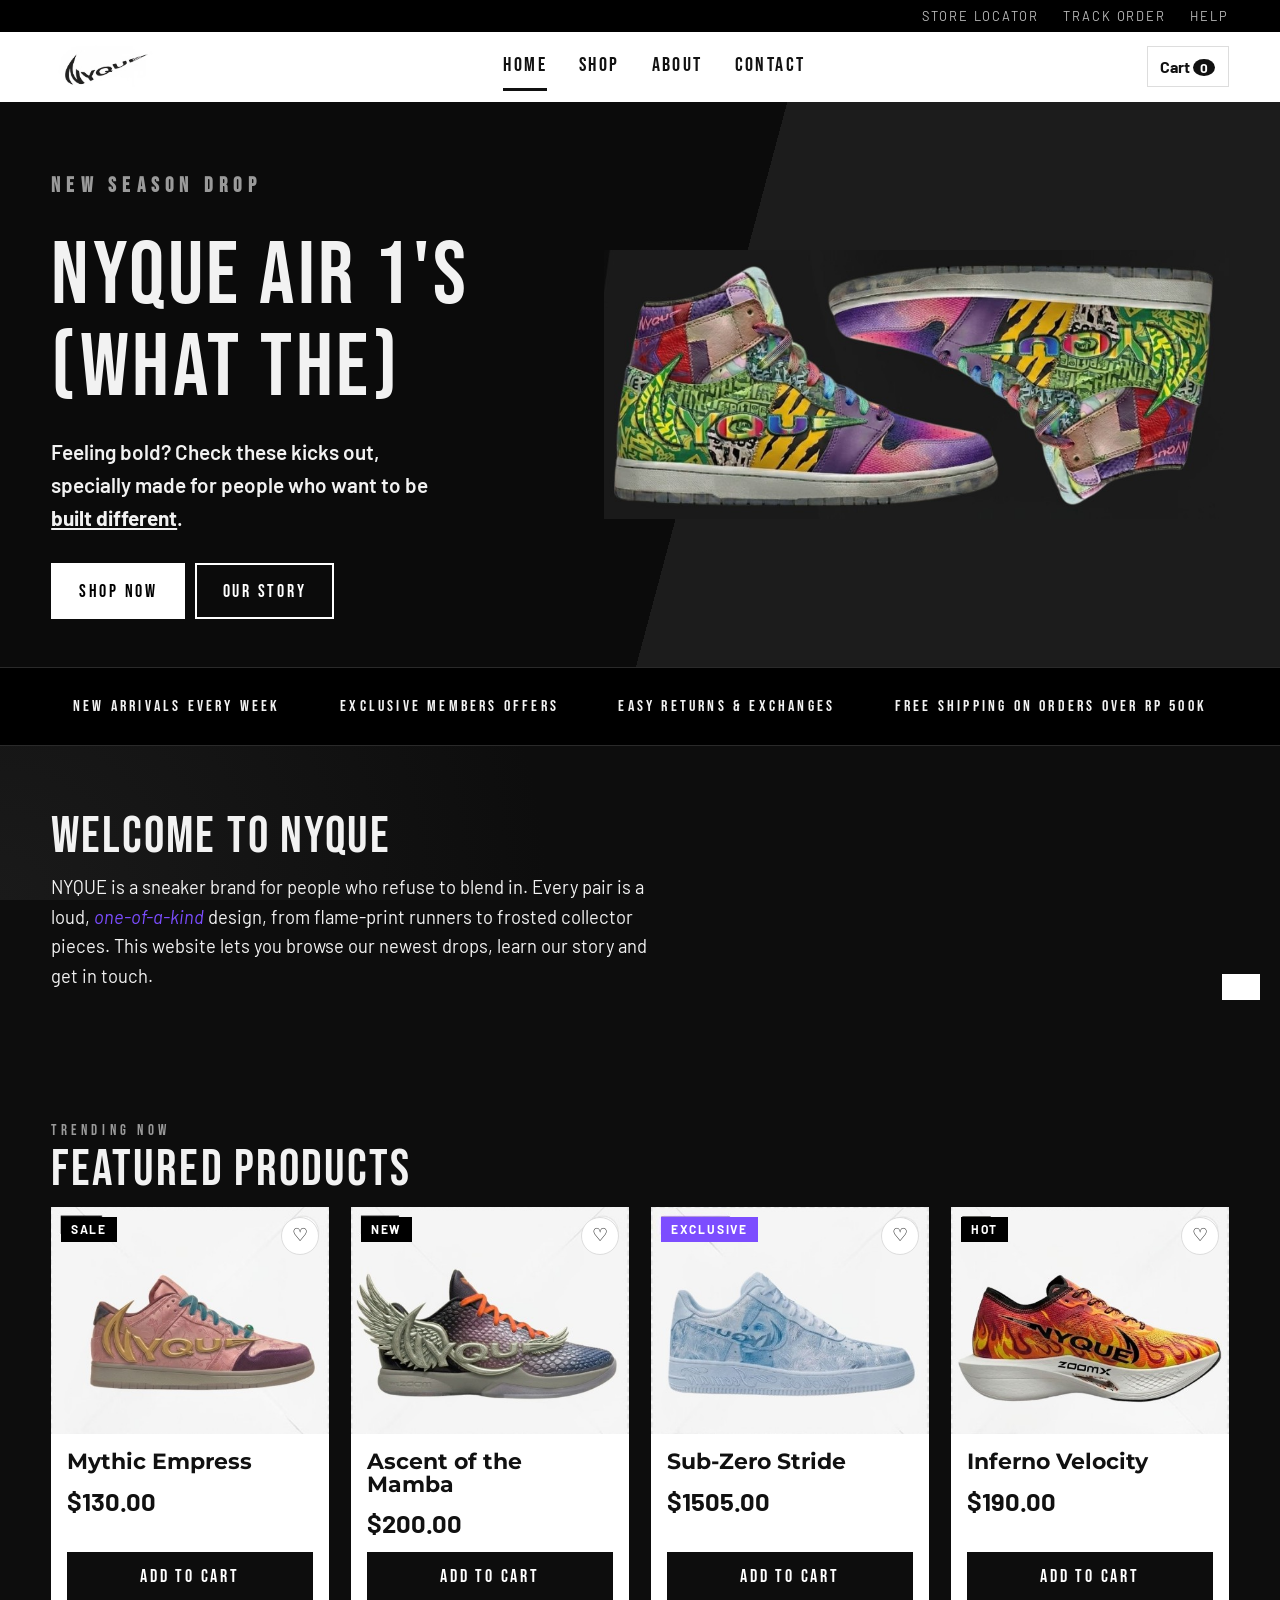
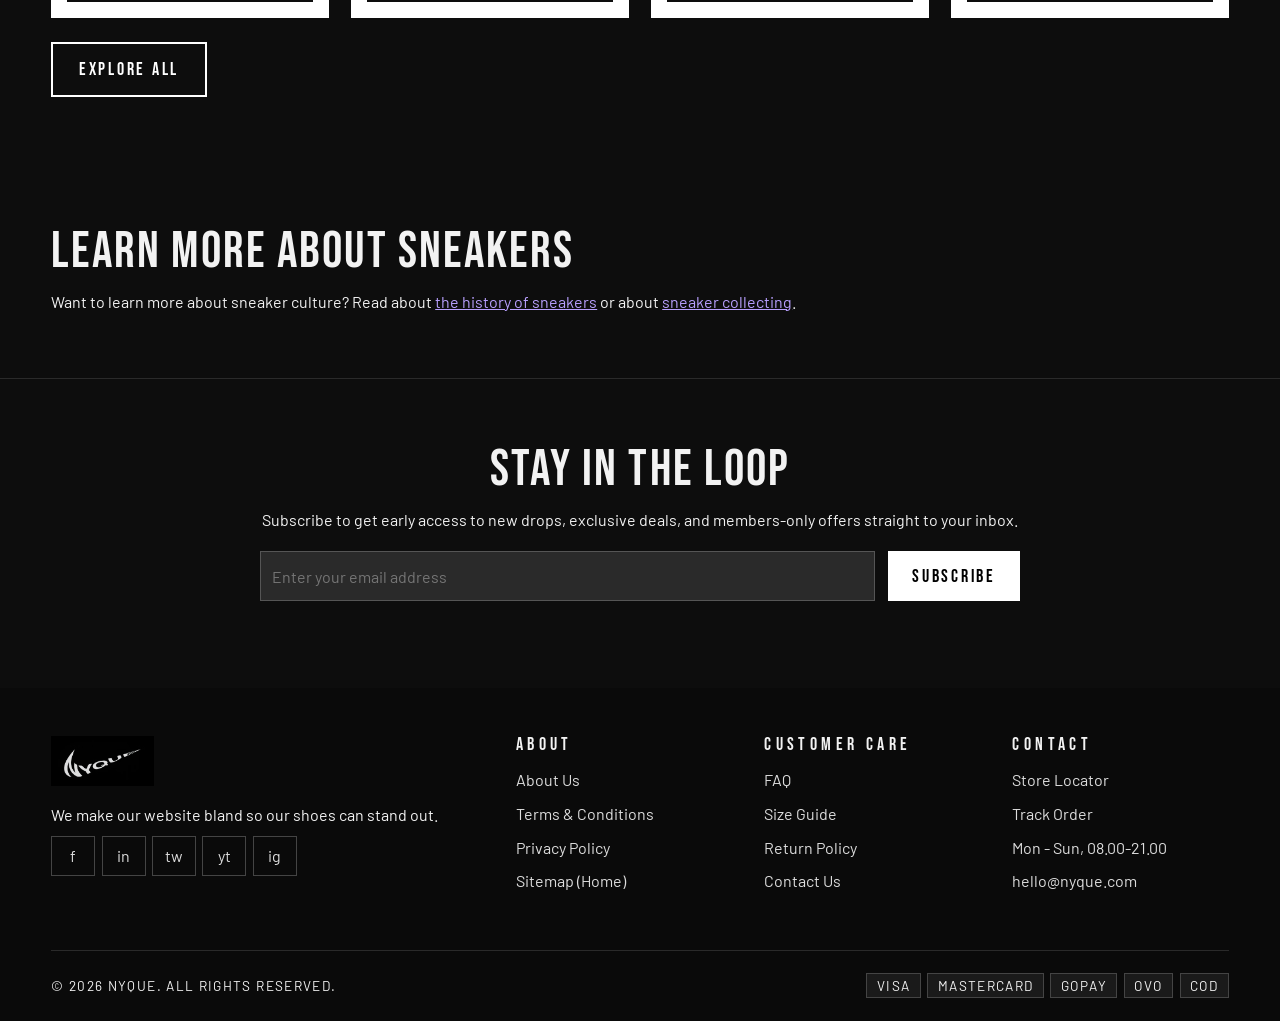
<file: index.html>
<!DOCTYPE html>
<html lang="en">
<head>
<meta charset="UTF-8">
<meta name="viewport" content="width=device-width, initial-scale=1">
<meta name="description" content="NYQUE is a bold sneaker brand. Browse new drops, featured shoes and exclusive offers.">
<meta name="keywords" content="sneakers, shoes, NYQUE, streetwear, new arrivals">
<meta name="author" content="NYQUE">
<title>Home | NYQUE</title>
<link rel="preconnect" href="https://fonts.googleapis.com"><link href="https://fonts.googleapis.com/css2?family=Bebas+Neue&family=Barlow:wght@400;600;700&family=Montserrat:wght@700&display=swap" rel="stylesheet">
<link rel="stylesheet" href="style.css">
</head>
<body>
<a class="skip" href="#main">Skip to content</a>
<div class="top-bar"><a href="contact.html#store">Store Locator</a><a href="contact.html#store">Track Order</a><a href="contact.html#faq">Help</a></div>
<header class="site-header">
<a class="logo" href="index.html"><img src="logo.png" alt="NYQUE logo"></a>
<button id="menuBtn" aria-label="Open menu">&#9776;</button>
<nav id="nav" aria-label="Main menu"><a href="index.html" class=active>Home</a><a href="shop.html">Shop</a><a href="about.html">About</a><a href="contact.html">Contact</a></nav>
<a class="cart" href="shop.html" aria-label="Cart">Cart <span id="cartCount">0</span></a>
</header>
<main id="main">
<section class="hero"><div class="container">
<div><p class="kicker">NEW SEASON DROP</p><h1>NYQUE Air 1's <br>(what the)</h1>
<p>Feeling bold? Check these kicks out, specially made for people who want to be <strong><u>built different</u></strong>.</p>
<a class="btn solid" href="shop.html">Shop now</a><a class="btn" href="about.html">Our story</a></div>
<img src="hero.jpg" alt="Colourful NYQUE Air 1 high-top sneakers"></div></section>
<div class="perks"><div class="container"><ul><li>New arrivals every week</li><li>Exclusive members offers</li><li>Easy returns &amp; exchanges</li><li>Free shipping on orders over Rp 500K</li></ul></div></div>
<section><div class="container"><h2>Welcome to NYQUE</h2>
<p class="lead">NYQUE is a sneaker brand for people who refuse to blend in. Every pair is a loud, <em>one-of-a-kind</em> design, from flame-print runners to frosted collector pieces. This website lets you browse our newest drops, learn our story and get in touch.</p></div></section>
<section><div class="container"><p class="kicker">TRENDING NOW</p><h2>Featured products</h2><div class="grid"><article class="card" data-tag="sale"><span class="tag">SALE</span><button class="heart" aria-label="Save Mythic Empress">&#9825;</button><img src="shoe1.jpg" alt="Mythic Empress sneaker" loading="lazy"><div class="info"><h3>Mythic Empress</h3><p class="price">$130.00</p><button class="btn add-btn" data-name="Mythic Empress" data-price="130.00">Add to cart</button></div></article>
<article class="card" data-tag="new"><span class="tag">NEW</span><button class="heart" aria-label="Save Ascent of the Mamba">&#9825;</button><img src="shoe2.jpg" alt="Ascent of the Mamba sneaker" loading="lazy"><div class="info"><h3>Ascent of the Mamba</h3><p class="price">$200.00</p><button class="btn add-btn" data-name="Ascent of the Mamba" data-price="200.00">Add to cart</button></div></article>
<article class="card" data-tag="exclusive"><span class="tag exclusive">EXCLUSIVE</span><button class="heart" aria-label="Save Sub-Zero Stride">&#9825;</button><img src="shoe3.jpg" alt="Sub-Zero Stride sneaker" loading="lazy"><div class="info"><h3>Sub-Zero Stride</h3><p class="price">$1505.00</p><button class="btn add-btn" data-name="Sub-Zero Stride" data-price="1505.00">Add to cart</button></div></article>
<article class="card" data-tag="hot"><span class="tag">HOT</span><button class="heart" aria-label="Save Inferno Velocity">&#9825;</button><img src="shoe4.jpg" alt="Inferno Velocity sneaker" loading="lazy"><div class="info"><h3>Inferno Velocity</h3><p class="price">$190.00</p><button class="btn add-btn" data-name="Inferno Velocity" data-price="190.00">Add to cart</button></div></article>
</div>
<p style="margin-top:1.5rem"><a class="btn" href="shop.html">Explore all</a></p></div></section>
<section><div class="container"><div><h2>Learn more about sneakers</h2>
<p>Want to learn more about sneaker culture? Read about <a class="link-ext" href="https://en.wikipedia.org/wiki/Sneakers" target="_blank" rel="noopener">the history of sneakers</a> or about <a class="link-ext" href="https://en.wikipedia.org/wiki/Sneaker_collecting" target="_blank" rel="noopener">sneaker collecting</a>.</p></div></div></section>
</main>
<footer class="site-footer">
<section class="news">
<h2>Stay in the loop</h2>
<p>Subscribe to get early access to new drops, exclusive deals, and members-only offers straight to your inbox.</p>
<form id="newsForm" novalidate><input type="email" id="newsEmail" placeholder="Enter your email address" aria-label="Email address" data-label="email address" required><button type="submit">Subscribe</button></form>
<p id="newsMsg" class="msg" aria-live="polite"></p>
</section>
<div class="foot-grid">
<div><img src="logo.png" alt="NYQUE logo"><p>We make our website bland so our shoes can stand out.</p>
<p class="social"><a href="https://www.facebook.com" target="_blank" rel="noopener">f</a><a href="https://www.linkedin.com" target="_blank" rel="noopener">in</a><a href="https://x.com" target="_blank" rel="noopener">tw</a><a href="https://www.youtube.com" target="_blank" rel="noopener">yt</a><a href="https://www.instagram.com" target="_blank" rel="noopener">ig</a></p></div>
<div><h4>About</h4><a href="about.html">About Us</a><a href="about.html#terms">Terms &amp; Conditions</a><a href="about.html#privacy">Privacy Policy</a><a href="index.html">Sitemap (Home)</a></div>
<div><h4>Customer Care</h4><a href="contact.html#faq">FAQ</a><a href="contact.html#size">Size Guide</a><a href="about.html#returns">Return Policy</a><a href="contact.html">Contact Us</a></div>
<div><h4>Contact</h4><a href="contact.html#store">Store Locator</a><a href="contact.html#store">Track Order</a><a href="contact.html#store">Mon - Sun, 08.00-21.00</a><a href="mailto:hello@nyque.com">hello@nyque.com</a></div>
</div>
<div class="bottom"><span>&copy; 2026 NYQUE. All rights reserved.</span><span class="pay"><span>VISA</span><span>MASTERCARD</span><span>GOPAY</span><span>OVO</span><span>COD</span></span></div>
</footer>
<div id="toast" class="toast" role="status"></div>
<script src="script.js"></script>
</body>
</html>
</file>
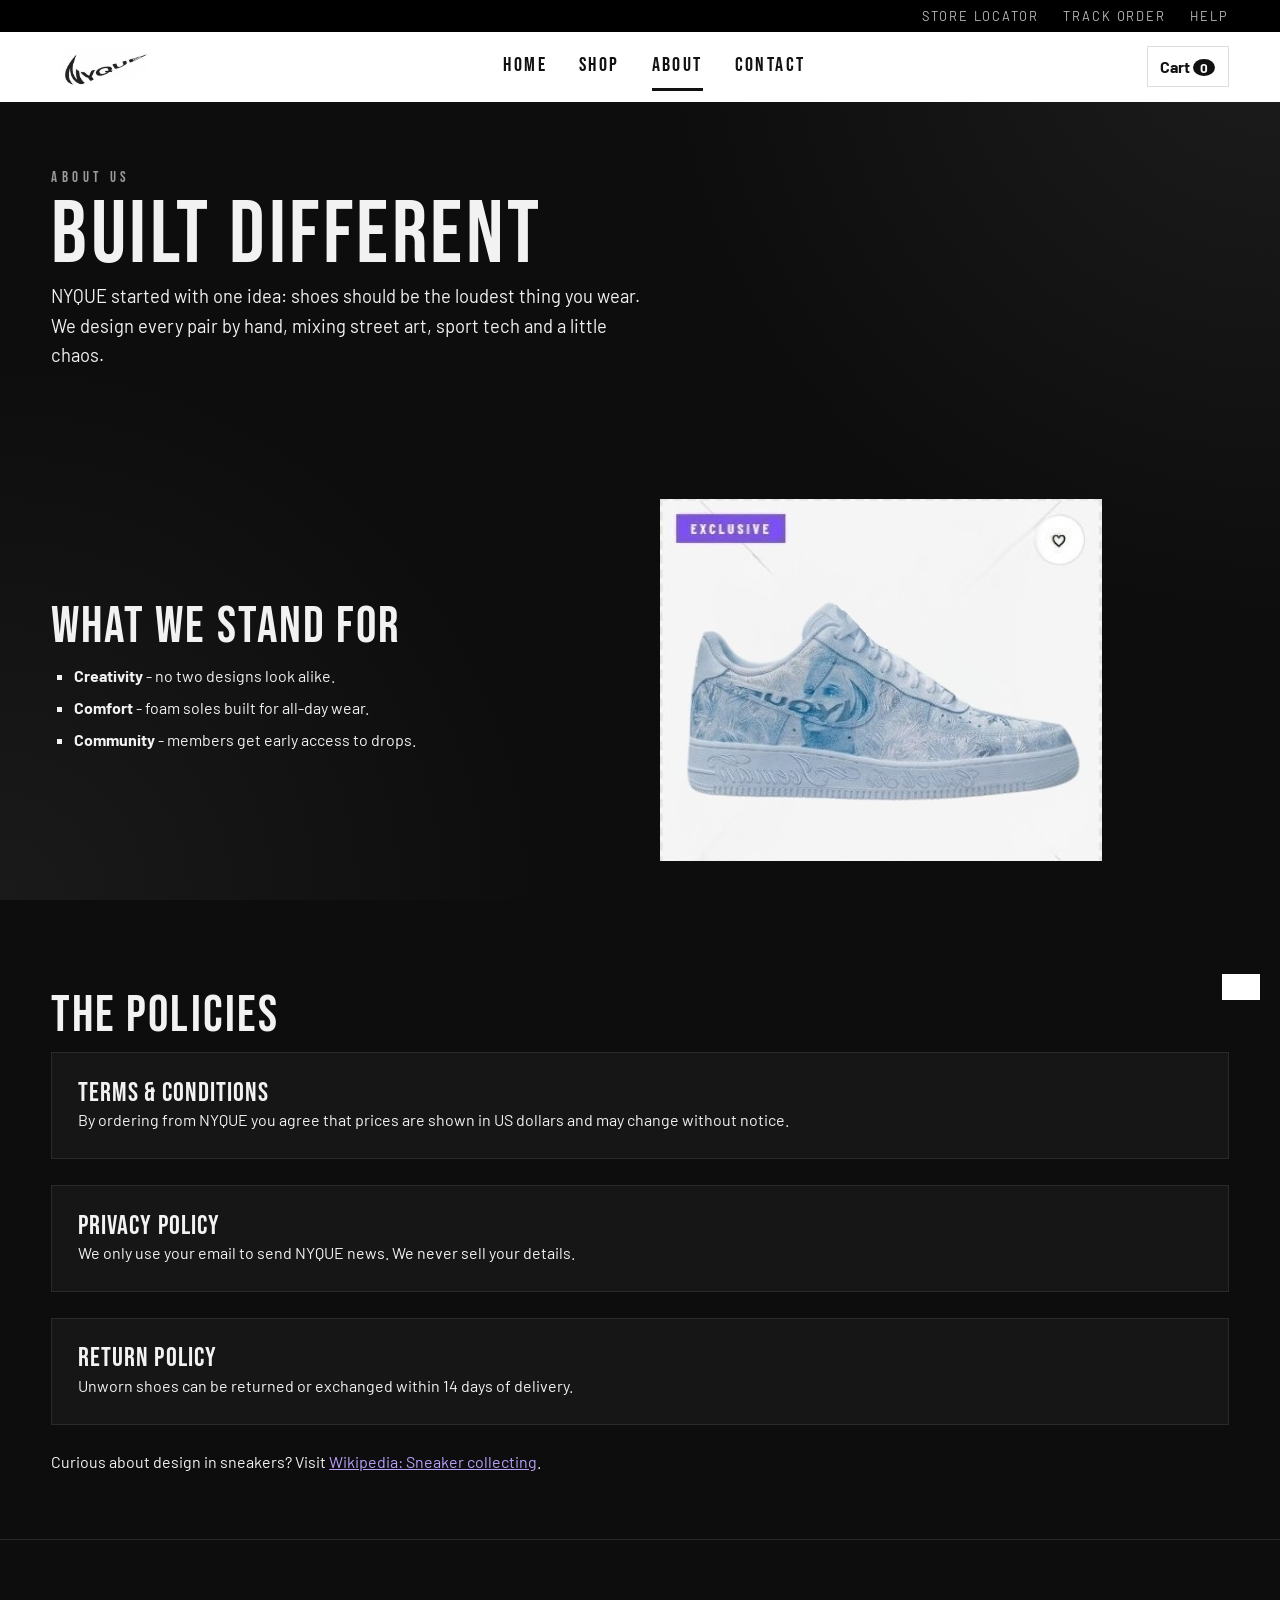
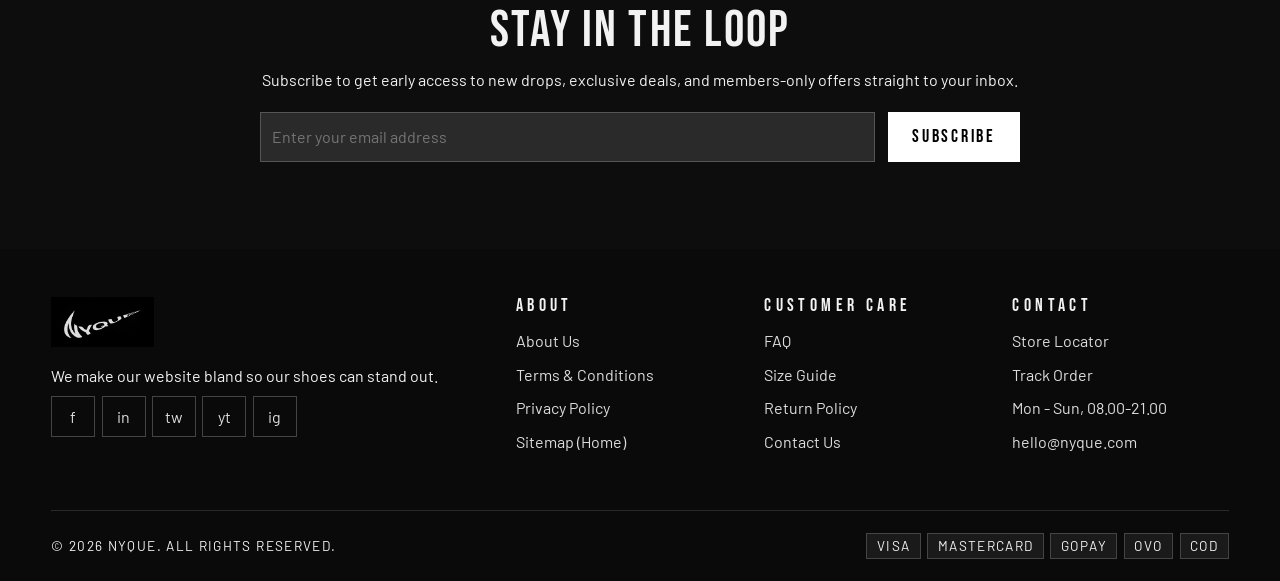
<file: about.html>
<!DOCTYPE html>
<html lang="en">
<head>
<meta charset="UTF-8">
<meta name="viewport" content="width=device-width, initial-scale=1">
<meta name="description" content="Learn about NYQUE, a sneaker brand built for people who want to be different.">
<meta name="keywords" content="about NYQUE, sneaker brand, our story, return policy">
<meta name="author" content="NYQUE">
<title>About | NYQUE</title>
<link rel="preconnect" href="https://fonts.googleapis.com"><link href="https://fonts.googleapis.com/css2?family=Bebas+Neue&family=Barlow:wght@400;600;700&family=Montserrat:wght@700&display=swap" rel="stylesheet">
<link rel="stylesheet" href="style.css">
</head>
<body>
<a class="skip" href="#main">Skip to content</a>
<div class="top-bar"><a href="contact.html#store">Store Locator</a><a href="contact.html#store">Track Order</a><a href="contact.html#faq">Help</a></div>
<header class="site-header">
<a class="logo" href="index.html"><img src="logo.png" alt="NYQUE logo"></a>
<button id="menuBtn" aria-label="Open menu">&#9776;</button>
<nav id="nav" aria-label="Main menu"><a href="index.html">Home</a><a href="shop.html">Shop</a><a href="about.html" class=active>About</a><a href="contact.html">Contact</a></nav>
<a class="cart" href="shop.html" aria-label="Cart">Cart <span id="cartCount">0</span></a>
</header>
<main id="main">
<section><div class="container"><p class="kicker">ABOUT US</p><h1>Built different</h1>
<p class="lead">NYQUE started with one idea: shoes should be the loudest thing you wear. We design every pair by hand, mixing street art, sport tech and a little chaos.</p></div></section>
<section><div class="container split"><div><h2>What we stand for</h2><ul class="check"><li><strong>Creativity</strong> - no two designs look alike.</li><li><strong>Comfort</strong> - foam soles built for all-day wear.</li><li><strong>Community</strong> - members get early access to drops.</li></ul></div>
<img src="shoe3.jpg" alt="Sub-Zero Stride, a frosted blue sneaker"></div></section>
<section><div class="container"><h2>The policies</h2>
<div class="panel" id="terms"><h3>Terms &amp; Conditions</h3><p>By ordering from NYQUE you agree that prices are shown in US dollars and may change without notice.</p></div><br>
<div class="panel" id="privacy"><h3>Privacy Policy</h3><p>We only use your email to send NYQUE news. We never sell your details.</p></div><br>
<div class="panel" id="returns"><h3>Return Policy</h3><p>Unworn shoes can be returned or exchanged within 14 days of delivery.</p></div>
<p style="margin-top:1.5rem">Curious about design in sneakers? Visit <a class="link-ext" href="https://en.wikipedia.org/wiki/Sneaker_collecting" target="_blank" rel="noopener">Wikipedia: Sneaker collecting</a>.</p></div></section>
</main>
<footer class="site-footer">
<section class="news">
<h2>Stay in the loop</h2>
<p>Subscribe to get early access to new drops, exclusive deals, and members-only offers straight to your inbox.</p>
<form id="newsForm" novalidate><input type="email" id="newsEmail" placeholder="Enter your email address" aria-label="Email address" data-label="email address" required><button type="submit">Subscribe</button></form>
<p id="newsMsg" class="msg" aria-live="polite"></p>
</section>
<div class="foot-grid">
<div><img src="logo.png" alt="NYQUE logo"><p>We make our website bland so our shoes can stand out.</p>
<p class="social"><a href="https://www.facebook.com" target="_blank" rel="noopener">f</a><a href="https://www.linkedin.com" target="_blank" rel="noopener">in</a><a href="https://x.com" target="_blank" rel="noopener">tw</a><a href="https://www.youtube.com" target="_blank" rel="noopener">yt</a><a href="https://www.instagram.com" target="_blank" rel="noopener">ig</a></p></div>
<div><h4>About</h4><a href="about.html">About Us</a><a href="about.html#terms">Terms &amp; Conditions</a><a href="about.html#privacy">Privacy Policy</a><a href="index.html">Sitemap (Home)</a></div>
<div><h4>Customer Care</h4><a href="contact.html#faq">FAQ</a><a href="contact.html#size">Size Guide</a><a href="about.html#returns">Return Policy</a><a href="contact.html">Contact Us</a></div>
<div><h4>Contact</h4><a href="contact.html#store">Store Locator</a><a href="contact.html#store">Track Order</a><a href="contact.html#store">Mon - Sun, 08.00-21.00</a><a href="mailto:hello@nyque.com">hello@nyque.com</a></div>
</div>
<div class="bottom"><span>&copy; 2026 NYQUE. All rights reserved.</span><span class="pay"><span>VISA</span><span>MASTERCARD</span><span>GOPAY</span><span>OVO</span><span>COD</span></span></div>
</footer>
<div id="toast" class="toast" role="status"></div>
<script src="script.js"></script>
</body>
</html>
</file>
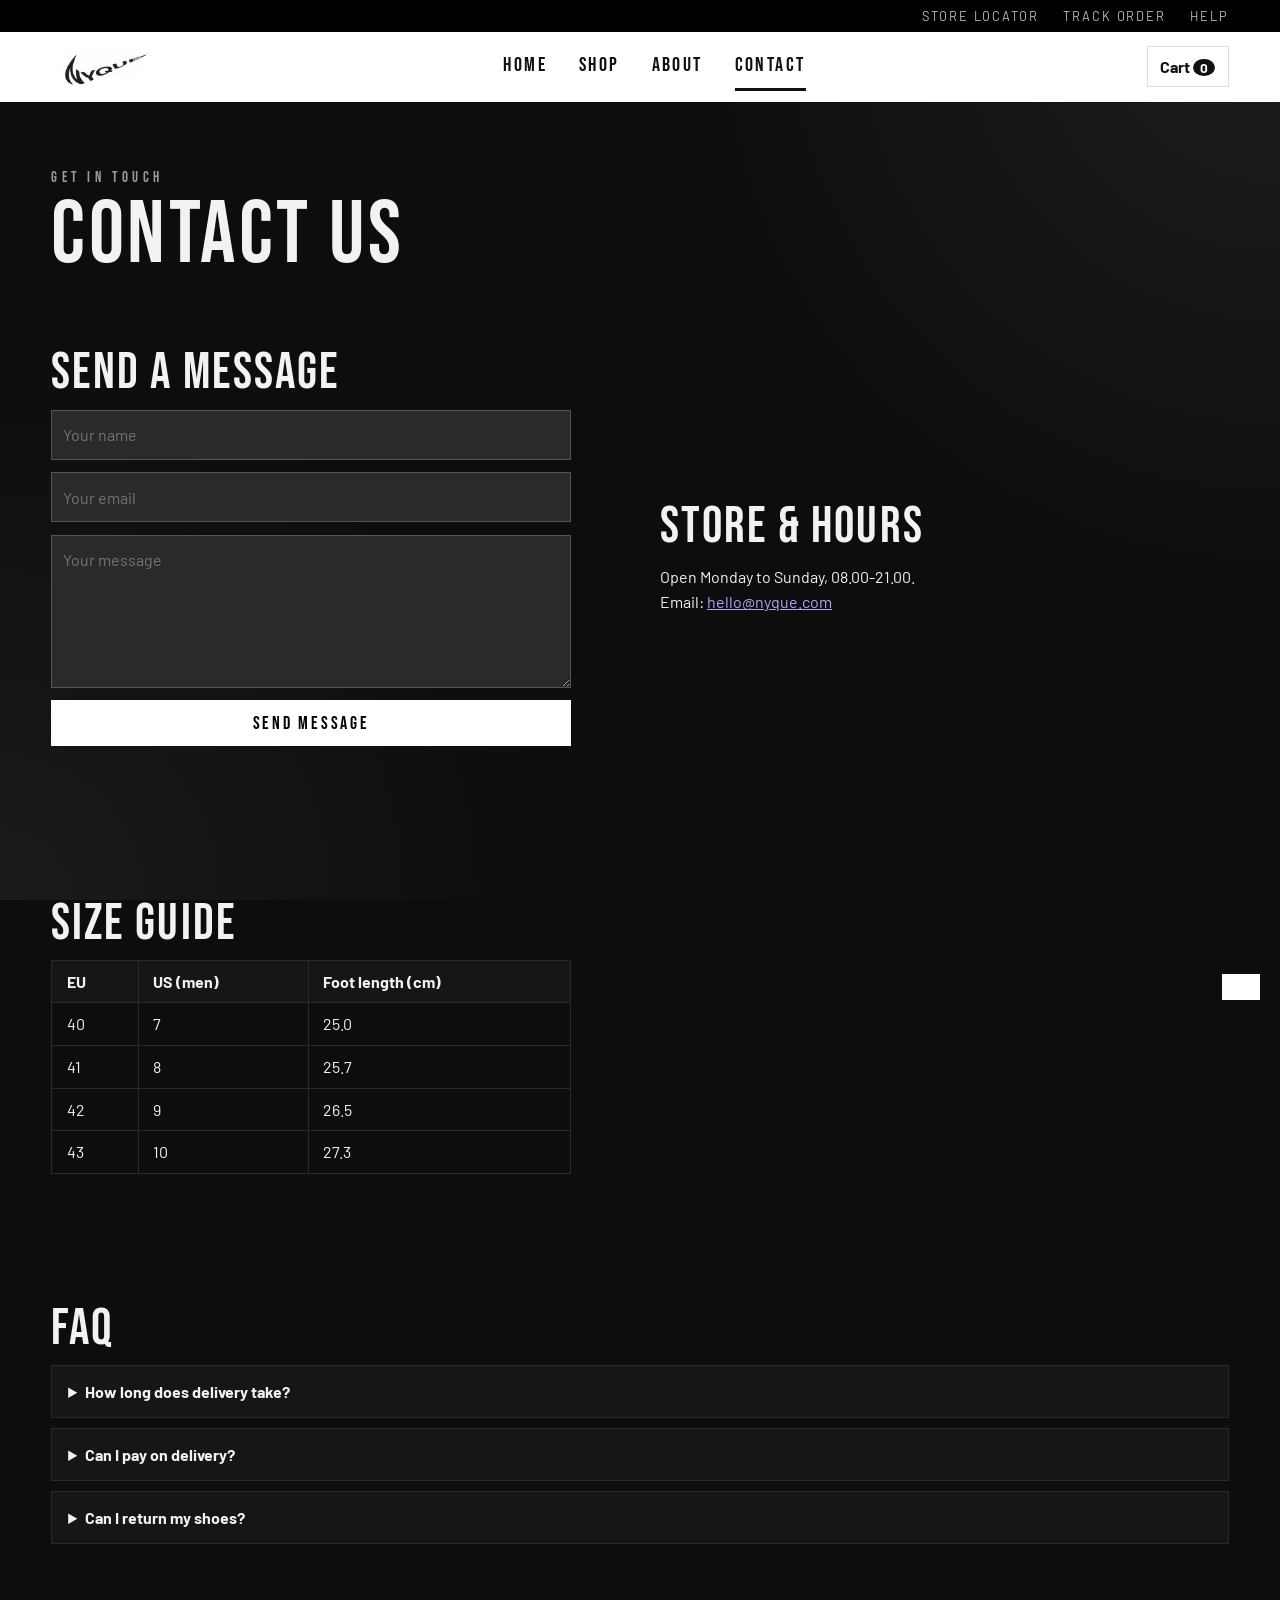
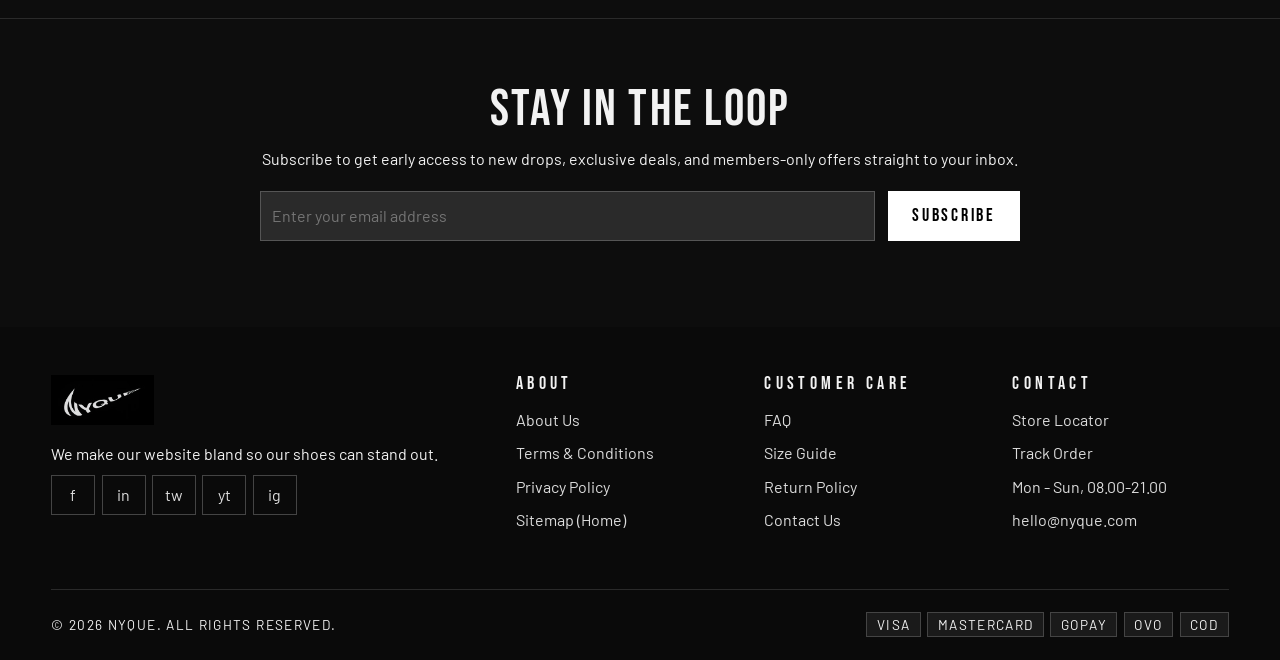
<file: contact.html>
<!DOCTYPE html>
<html lang="en">
<head>
<meta charset="UTF-8">
<meta name="viewport" content="width=device-width, initial-scale=1">
<meta name="description" content="Contact NYQUE for sizes, orders and returns. Store hours, FAQ and size guide.">
<meta name="keywords" content="contact, size guide, FAQ, sneaker store">
<meta name="author" content="NYQUE">
<title>Contact | NYQUE</title>
<link rel="preconnect" href="https://fonts.googleapis.com"><link href="https://fonts.googleapis.com/css2?family=Bebas+Neue&family=Barlow:wght@400;600;700&family=Montserrat:wght@700&display=swap" rel="stylesheet">
<link rel="stylesheet" href="style.css">
</head>
<body>
<a class="skip" href="#main">Skip to content</a>
<div class="top-bar"><a href="contact.html#store">Store Locator</a><a href="contact.html#store">Track Order</a><a href="contact.html#faq">Help</a></div>
<header class="site-header">
<a class="logo" href="index.html"><img src="logo.png" alt="NYQUE logo"></a>
<button id="menuBtn" aria-label="Open menu">&#9776;</button>
<nav id="nav" aria-label="Main menu"><a href="index.html">Home</a><a href="shop.html">Shop</a><a href="about.html">About</a><a href="contact.html" class=active>Contact</a></nav>
<a class="cart" href="shop.html" aria-label="Cart">Cart <span id="cartCount">0</span></a>
</header>
<main id="main">
<section><div class="container"><p class="kicker">GET IN TOUCH</p><h1>Contact us</h1></div></section>
<section style="padding-top:0"><div class="container split"><div><h2>Send a message</h2>
<form id="contactForm" novalidate><input type="text" placeholder="Your name" aria-label="Your name" data-label="name" required><input type="email" placeholder="Your email" aria-label="Your email" data-label="email" required><textarea rows="5" placeholder="Your message" aria-label="Your message" data-label="message" required></textarea><button type="submit">Send message</button></form><p id="contactMsg" class="msg" aria-live="polite"></p></div>
<div id="store"><h2>Store &amp; hours</h2><p>Open Monday to Sunday, 08.00-21.00.<br>Email: <a class="link-ext" href="mailto:hello@nyque.com">hello@nyque.com</a></p></div></div></section>
<section id="size"><div class="container"><h2>Size guide</h2><table><tr><th>EU</th><th>US (men)</th><th>Foot length (cm)</th></tr><tr><td>40</td><td>7</td><td>25.0</td></tr><tr><td>41</td><td>8</td><td>25.7</td></tr><tr><td>42</td><td>9</td><td>26.5</td></tr><tr><td>43</td><td>10</td><td>27.3</td></tr></table></div></section>
<section id="faq"><div class="container"><h2>FAQ</h2><details><summary>How long does delivery take?</summary><p>Usually 2-5 working days in Indonesia.</p></details><details><summary>Can I pay on delivery?</summary><p>Yes, COD is available for most areas.</p></details><details><summary>Can I return my shoes?</summary><p>Yes, within 14 days if unworn.</p></details></div></section>
</main>
<footer class="site-footer">
<section class="news">
<h2>Stay in the loop</h2>
<p>Subscribe to get early access to new drops, exclusive deals, and members-only offers straight to your inbox.</p>
<form id="newsForm" novalidate><input type="email" id="newsEmail" placeholder="Enter your email address" aria-label="Email address" data-label="email address" required><button type="submit">Subscribe</button></form>
<p id="newsMsg" class="msg" aria-live="polite"></p>
</section>
<div class="foot-grid">
<div><img src="logo.png" alt="NYQUE logo"><p>We make our website bland so our shoes can stand out.</p>
<p class="social"><a href="https://www.facebook.com" target="_blank" rel="noopener">f</a><a href="https://www.linkedin.com" target="_blank" rel="noopener">in</a><a href="https://x.com" target="_blank" rel="noopener">tw</a><a href="https://www.youtube.com" target="_blank" rel="noopener">yt</a><a href="https://www.instagram.com" target="_blank" rel="noopener">ig</a></p></div>
<div><h4>About</h4><a href="about.html">About Us</a><a href="about.html#terms">Terms &amp; Conditions</a><a href="about.html#privacy">Privacy Policy</a><a href="index.html">Sitemap (Home)</a></div>
<div><h4>Customer Care</h4><a href="contact.html#faq">FAQ</a><a href="contact.html#size">Size Guide</a><a href="about.html#returns">Return Policy</a><a href="contact.html">Contact Us</a></div>
<div><h4>Contact</h4><a href="contact.html#store">Store Locator</a><a href="contact.html#store">Track Order</a><a href="contact.html#store">Mon - Sun, 08.00-21.00</a><a href="mailto:hello@nyque.com">hello@nyque.com</a></div>
</div>
<div class="bottom"><span>&copy; 2026 NYQUE. All rights reserved.</span><span class="pay"><span>VISA</span><span>MASTERCARD</span><span>GOPAY</span><span>OVO</span><span>COD</span></span></div>
</footer>
<div id="toast" class="toast" role="status"></div>
<script src="script.js"></script>
</body>
</html>
</file>
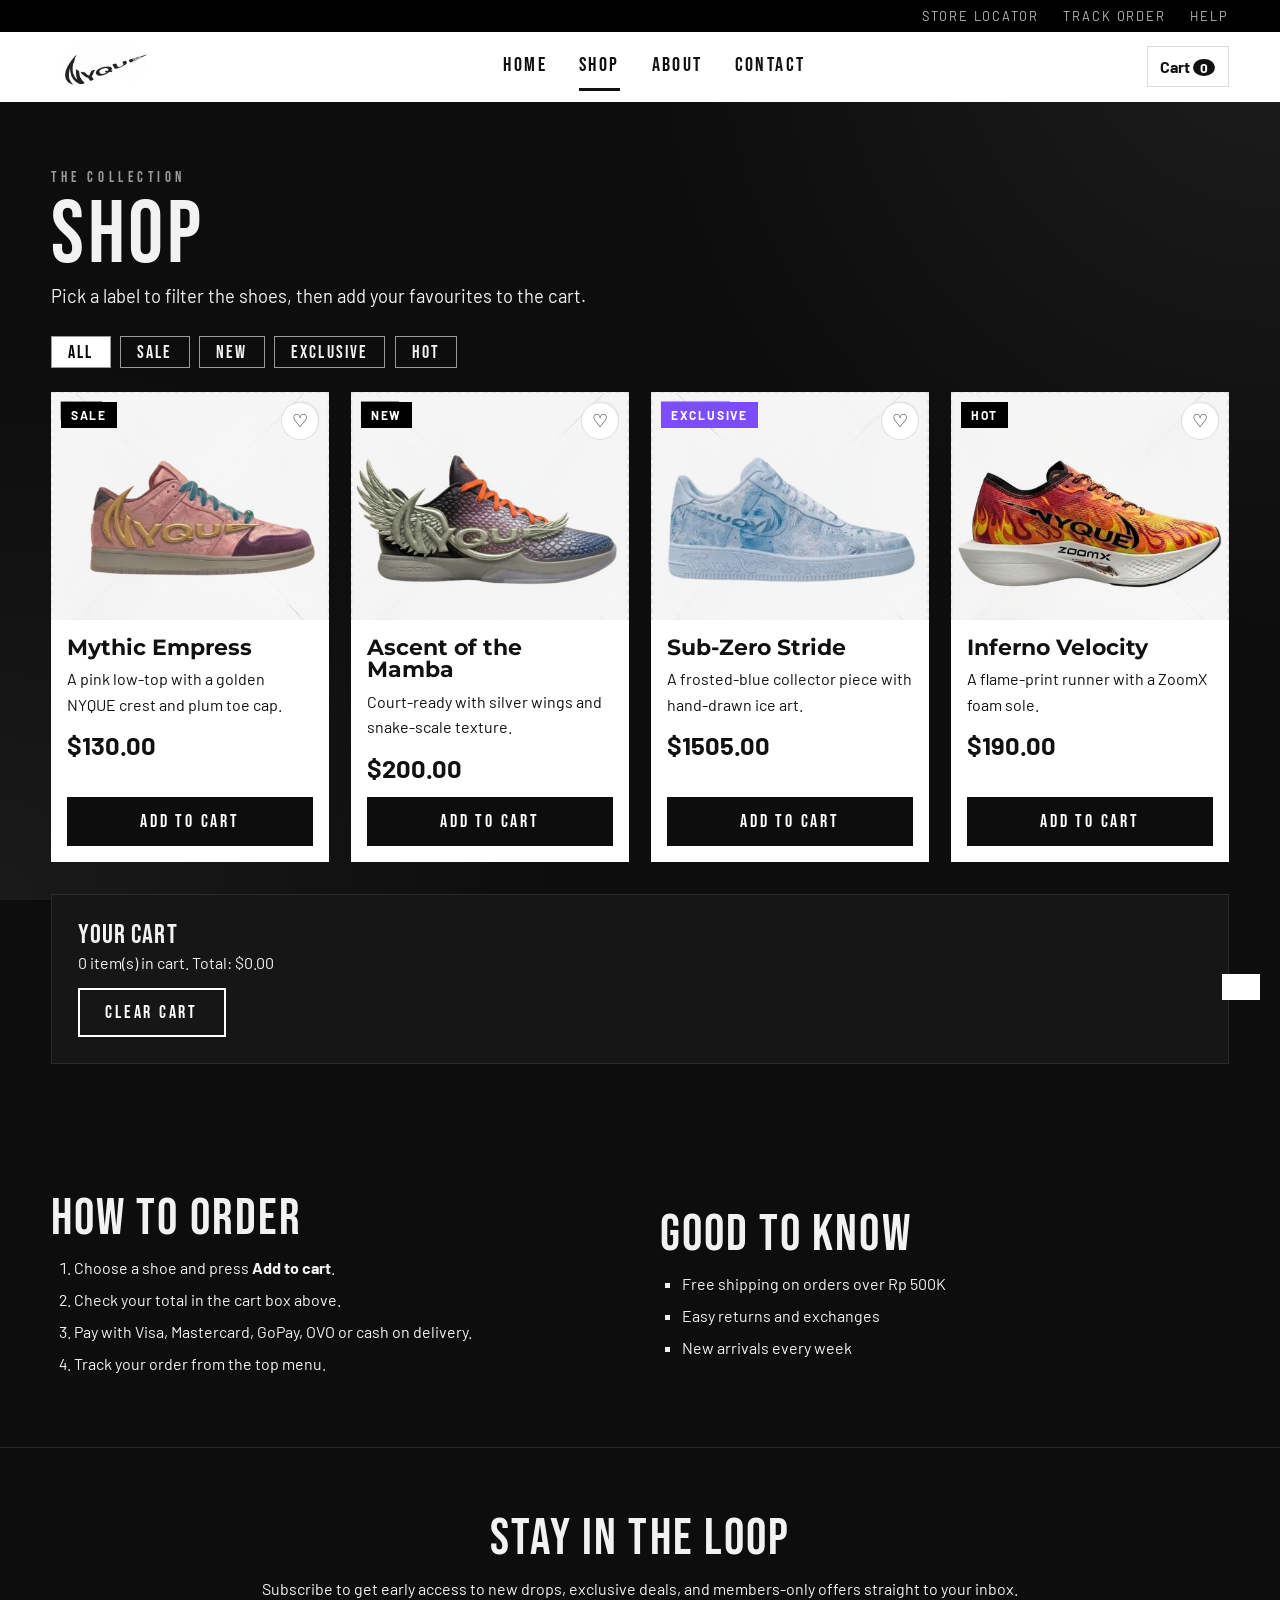
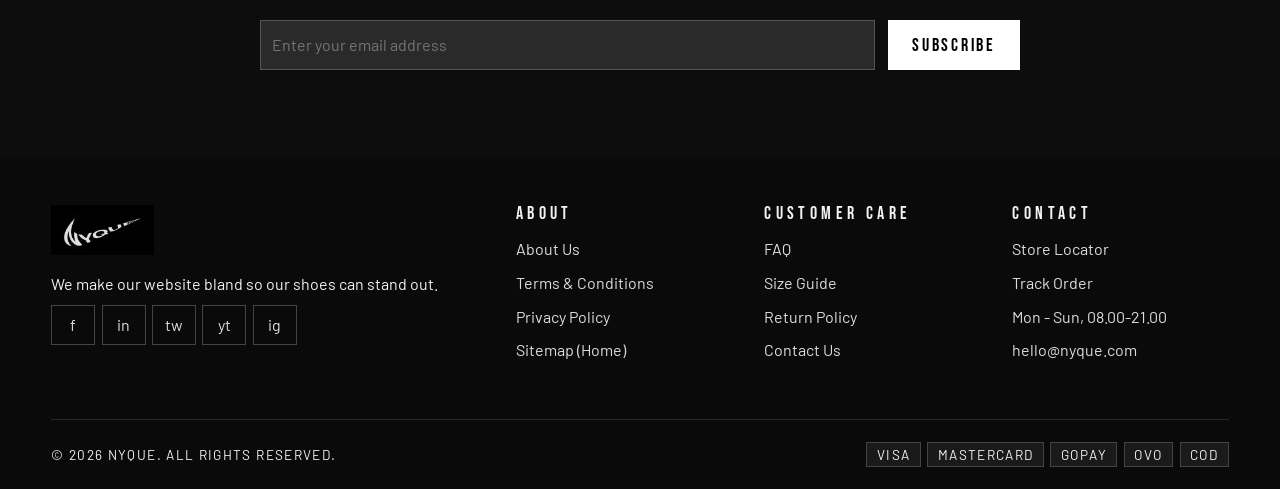
<file: shop.html>
<!DOCTYPE html>
<html lang="en">
<head>
<meta charset="UTF-8">
<meta name="viewport" content="width=device-width, initial-scale=1">
<meta name="description" content="Shop NYQUE sneakers: Mythic Empress, Ascent of the Mamba, Sub-Zero Stride and Inferno Velocity.">
<meta name="keywords" content="buy sneakers, shoes online, sale, NYQUE shop">
<meta name="author" content="NYQUE">
<title>Shop | NYQUE</title>
<link rel="preconnect" href="https://fonts.googleapis.com"><link href="https://fonts.googleapis.com/css2?family=Bebas+Neue&family=Barlow:wght@400;600;700&family=Montserrat:wght@700&display=swap" rel="stylesheet">
<link rel="stylesheet" href="style.css">
</head>
<body>
<a class="skip" href="#main">Skip to content</a>
<div class="top-bar"><a href="contact.html#store">Store Locator</a><a href="contact.html#store">Track Order</a><a href="contact.html#faq">Help</a></div>
<header class="site-header">
<a class="logo" href="index.html"><img src="logo.png" alt="NYQUE logo"></a>
<button id="menuBtn" aria-label="Open menu">&#9776;</button>
<nav id="nav" aria-label="Main menu"><a href="index.html">Home</a><a href="shop.html" class=active>Shop</a><a href="about.html">About</a><a href="contact.html">Contact</a></nav>
<a class="cart" href="shop.html" aria-label="Cart">Cart <span id="cartCount">0</span></a>
</header>
<main id="main">
<section><div class="container"><p class="kicker">THE COLLECTION</p><h1>Shop</h1>
<p class="lead">Pick a label to filter the shoes, then add your favourites to the cart.</p>
<div class="filters" role="group" aria-label="Filter products"><button class="on" data-filter="all">All</button><button data-filter="sale">Sale</button><button data-filter="new">New</button><button data-filter="exclusive">Exclusive</button><button data-filter="hot">Hot</button></div>
<div class="grid"><article class="card" data-tag="sale"><span class="tag">SALE</span><button class="heart" aria-label="Save Mythic Empress">&#9825;</button><img src="shoe1.jpg" alt="Mythic Empress sneaker" loading="lazy"><div class="info"><h3>Mythic Empress</h3><p>A pink low-top with a golden NYQUE crest and plum toe cap.</p><p class="price">$130.00</p><button class="btn add-btn" data-name="Mythic Empress" data-price="130.00">Add to cart</button></div></article>
<article class="card" data-tag="new"><span class="tag">NEW</span><button class="heart" aria-label="Save Ascent of the Mamba">&#9825;</button><img src="shoe2.jpg" alt="Ascent of the Mamba sneaker" loading="lazy"><div class="info"><h3>Ascent of the Mamba</h3><p>Court-ready with silver wings and snake-scale texture.</p><p class="price">$200.00</p><button class="btn add-btn" data-name="Ascent of the Mamba" data-price="200.00">Add to cart</button></div></article>
<article class="card" data-tag="exclusive"><span class="tag exclusive">EXCLUSIVE</span><button class="heart" aria-label="Save Sub-Zero Stride">&#9825;</button><img src="shoe3.jpg" alt="Sub-Zero Stride sneaker" loading="lazy"><div class="info"><h3>Sub-Zero Stride</h3><p>A frosted-blue collector piece with hand-drawn ice art.</p><p class="price">$1505.00</p><button class="btn add-btn" data-name="Sub-Zero Stride" data-price="1505.00">Add to cart</button></div></article>
<article class="card" data-tag="hot"><span class="tag">HOT</span><button class="heart" aria-label="Save Inferno Velocity">&#9825;</button><img src="shoe4.jpg" alt="Inferno Velocity sneaker" loading="lazy"><div class="info"><h3>Inferno Velocity</h3><p>A flame-print runner with a ZoomX foam sole.</p><p class="price">$190.00</p><button class="btn add-btn" data-name="Inferno Velocity" data-price="190.00">Add to cart</button></div></article>
</div>
<div class="panel" style="margin-top:2rem"><h3>Your cart</h3><p id="cartSummary">0 item(s) in cart. Total: $0.00</p><button class="btn" id="clearCart" type="button" style="margin-top:.8rem">Clear cart</button></div></div></section>
<section><div class="container split"><div><h2>How to order</h2><ol><li>Choose a shoe and press <strong>Add to cart</strong>.</li><li>Check your total in the cart box above.</li><li>Pay with Visa, Mastercard, GoPay, OVO or cash on delivery.</li><li>Track your order from the top menu.</li></ol></div>
<div><h2>Good to know</h2><ul class="check"><li>Free shipping on orders over Rp 500K</li><li>Easy returns and exchanges</li><li>New arrivals every week</li></ul></div></div></section>
</main>
<footer class="site-footer">
<section class="news">
<h2>Stay in the loop</h2>
<p>Subscribe to get early access to new drops, exclusive deals, and members-only offers straight to your inbox.</p>
<form id="newsForm" novalidate><input type="email" id="newsEmail" placeholder="Enter your email address" aria-label="Email address" data-label="email address" required><button type="submit">Subscribe</button></form>
<p id="newsMsg" class="msg" aria-live="polite"></p>
</section>
<div class="foot-grid">
<div><img src="logo.png" alt="NYQUE logo"><p>We make our website bland so our shoes can stand out.</p>
<p class="social"><a href="https://www.facebook.com" target="_blank" rel="noopener">f</a><a href="https://www.linkedin.com" target="_blank" rel="noopener">in</a><a href="https://x.com" target="_blank" rel="noopener">tw</a><a href="https://www.youtube.com" target="_blank" rel="noopener">yt</a><a href="https://www.instagram.com" target="_blank" rel="noopener">ig</a></p></div>
<div><h4>About</h4><a href="about.html">About Us</a><a href="about.html#terms">Terms &amp; Conditions</a><a href="about.html#privacy">Privacy Policy</a><a href="index.html">Sitemap (Home)</a></div>
<div><h4>Customer Care</h4><a href="contact.html#faq">FAQ</a><a href="contact.html#size">Size Guide</a><a href="about.html#returns">Return Policy</a><a href="contact.html">Contact Us</a></div>
<div><h4>Contact</h4><a href="contact.html#store">Store Locator</a><a href="contact.html#store">Track Order</a><a href="contact.html#store">Mon - Sun, 08.00-21.00</a><a href="mailto:hello@nyque.com">hello@nyque.com</a></div>
</div>
<div class="bottom"><span>&copy; 2026 NYQUE. All rights reserved.</span><span class="pay"><span>VISA</span><span>MASTERCARD</span><span>GOPAY</span><span>OVO</span><span>COD</span></span></div>
</footer>
<div id="toast" class="toast" role="status"></div>
<script src="script.js"></script>
</body>
</html>
</file>
<file: style.css>
/* NYQUE - main stylesheet */
:root{--bg:#0d0d0d;--panel:#161616;--line:#2a2a2a;--text:#f2f2f2;--muted:#9a9a9a;--accent:#7c4dff;--white:#fff}
*{box-sizing:border-box;margin:0;padding:0}
html{scroll-behavior:smooth}
body{font-family:'Barlow',Arial,sans-serif;background-color:var(--bg);
  background-image:radial-gradient(circle at 100% 0,#1d1d1d 0,transparent 40%),radial-gradient(circle at 0 100%,#1a1a1a 0,transparent 35%);
  background-attachment:fixed;color:var(--text);line-height:1.6}
img{max-width:100%;display:block}
a{color:inherit}
h1,h2,h3,h4{font-family:'Bebas Neue',Impact,sans-serif;letter-spacing:.04em;line-height:1.05;font-weight:400}
h1{font-size:clamp(2.8rem,7vw,5.5rem)}
h2{font-size:clamp(2rem,4vw,3.2rem);margin-bottom:.6rem}
h3{font-size:1.7rem}
.container{width:min(1200px,92%);margin:auto}
section{padding:4rem 0}
.kicker{font-family:'Bebas Neue',Impact,sans-serif;letter-spacing:.3em;color:var(--muted);font-size:.95rem}
.lead{font-size:1.15rem;max-width:60ch}
em{color:var(--accent);font-style:italic}
mark{background:var(--accent);color:#fff;padding:0 .3em}
.skip{position:absolute;left:-999px}.skip:focus{left:8px;top:8px;background:#fff;color:#000;padding:.4rem;z-index:99}
:focus-visible{outline:3px solid var(--accent);outline-offset:2px}

/* header */
.top-bar{background:#000;font-size:.8rem;letter-spacing:.15em;text-align:right;padding:.35rem 4%;text-transform:uppercase;color:#bbb}
.top-bar a{margin-left:1.5rem;text-decoration:none}
.site-header{background:var(--white);color:#111;display:flex;align-items:center;justify-content:space-between;gap:1rem;padding:.5rem 4%;position:sticky;top:0;z-index:20}
.site-header .logo img{height:54px;width:auto}
.site-header nav{display:flex;gap:2rem}
.site-header nav a{font-family:'Bebas Neue',Impact,sans-serif;letter-spacing:.12em;font-size:1.25rem;text-decoration:none;padding:.4rem 0;border-bottom:3px solid transparent}
.site-header nav a:hover,.site-header nav a.active{border-color:#111}
.cart{text-decoration:none;font-weight:700;border:1px solid #ddd;padding:.4rem .8rem}
#cartCount{background:#111;color:#fff;border-radius:50%;padding:0 .5em;font-size:.85rem}
#menuBtn{display:none;background:#111;color:#fff;border:0;font-size:1.5rem;padding:.2rem .7rem;cursor:pointer}

/* hero */
.hero{background:linear-gradient(105deg,#0b0b0b 55%,#1c1c1c 55%);padding:3rem 0}
.hero .container{display:grid;grid-template-columns:1fr 1.2fr;gap:2rem;align-items:center}
.hero p{margin:1.2rem 0 1.8rem;font-size:1.3rem;font-weight:600;max-width:32ch}
.btn{display:inline-block;font-family:'Bebas Neue',Impact,sans-serif;letter-spacing:.15em;font-size:1.15rem;padding:.7rem 1.6rem;border:2px solid var(--white);background:transparent;color:var(--white);text-decoration:none;cursor:pointer;margin-right:.6rem}
.btn:hover{background:var(--white);color:#000}
.btn.solid{background:var(--white);color:#000}.btn.solid:hover{background:var(--accent);border-color:var(--accent);color:#fff}
.perks{background:#000;border-block:1px solid var(--line);padding:1.2rem 0}
.perks ul{list-style:none;display:flex;flex-wrap:wrap;justify-content:space-around;gap:1rem;font-family:'Bebas Neue',Impact,sans-serif;letter-spacing:.2em}

/* products */
.filters{display:flex;gap:.6rem;flex-wrap:wrap;margin:1.5rem 0}
.filters button{font-family:'Bebas Neue',Impact,sans-serif;letter-spacing:.12em;font-size:1.1rem;background:none;color:var(--text);border:1px solid var(--muted);padding:.3rem 1rem;cursor:pointer}
.filters button.on,.filters button:hover{background:var(--white);color:#000}
.grid{display:grid;grid-template-columns:repeat(auto-fit,minmax(240px,1fr));gap:1.4rem}
.card{background:var(--white);color:#111;position:relative;display:flex;flex-direction:column}
.card img{background:#f3f3f3;aspect-ratio:11/9;object-fit:cover}
.card .info{padding:1rem;display:flex;flex-direction:column;gap:.5rem;flex:1}
.card h3{font-family:'Montserrat',Arial,sans-serif;font-weight:700;letter-spacing:0;font-size:1.35rem}
.price{font-size:1.6rem;font-weight:700}
.card .btn{background:#0d0d0d;color:#fff;border-color:#0d0d0d;width:100%;text-align:center;margin:auto 0 0}
.card .btn:hover{background:var(--accent);border-color:var(--accent)}
.tag{position:absolute;top:10px;left:10px;background:#000;color:#fff;font-size:.75rem;letter-spacing:.15em;padding:.2rem .6rem;font-weight:700}
.tag.exclusive{background:var(--accent)}
.heart{position:absolute;top:10px;right:10px;width:38px;height:38px;border-radius:50%;border:1px solid #ddd;background:#fff;color:#111;font-size:1.1rem;cursor:pointer}
.heart.on{color:#e0245e}
.card.hide{display:none}

/* content blocks */
.split{display:grid;grid-template-columns:1fr 1fr;gap:2.5rem;align-items:center}
video{width:100%;border:1px solid var(--line);background:#000}
.panel{background:var(--panel);border:1px solid var(--line);padding:1.6rem}
ul.check{list-style:square;padding-left:1.4rem}ol{padding-left:1.4rem}
li{margin:.4rem 0}
table{border-collapse:collapse;width:100%;max-width:520px}
th,td{border:1px solid var(--line);padding:.5rem .9rem;text-align:left}th{background:var(--panel)}
details{background:var(--panel);border:1px solid var(--line);padding:.8rem 1rem;margin:.6rem 0}
summary{cursor:pointer;font-weight:700}
.link-ext{color:#b9a0ff}

/* forms */
form{display:grid;gap:.8rem;max-width:520px}
input,textarea{font:inherit;padding:.7rem;background:#2a2a2a;color:#fff;border:1px solid #555;width:100%}
.msg{min-height:1.5em;font-size:.95rem}.msg.ok{color:#6be38a}.msg.err{color:#ff7b7b}
button[type=submit]{font-family:'Bebas Neue',Impact,sans-serif;letter-spacing:.15em;font-size:1.15rem;background:#fff;color:#000;border:0;padding:.7rem 1.5rem;cursor:pointer}
button[type=submit]:hover{background:var(--accent);color:#fff}

/* footer */
.site-footer{background:#0a0a0a;border-top:1px solid var(--line)}
.news{text-align:center;padding:4rem 4%;background:#0d0d0d}
.news form{display:flex;max-width:760px;margin:1.2rem auto 0}
.news input{flex:1}
.foot-grid{display:grid;grid-template-columns:2fr 1fr 1fr 1fr;gap:2rem;padding:3rem 4%}
.foot-grid img{height:50px;width:auto;filter:invert(1);margin-bottom:1rem}
.foot-grid h4{letter-spacing:.25em;font-size:1.1rem;margin-bottom:.8rem}
.foot-grid a{display:block;text-decoration:none;color:#ddd;margin:.5rem 0}.foot-grid a:hover{color:var(--accent)}
.social a{display:inline-block;border:1px solid #444;width:44px;text-align:center;margin-right:.4rem;padding:.4rem 0}
.bottom{display:flex;justify-content:space-between;flex-wrap:wrap;gap:1rem;border-top:1px solid var(--line);margin:0 4%;padding:1.5rem 0;font-size:.85rem;letter-spacing:.1em;text-transform:uppercase}
.pay span{border:1px solid #444;padding:.2rem .6rem;margin-left:.4rem;background:#1a1a1a}
.toast{position:fixed;bottom:20px;right:20px;background:#fff;color:#000;padding:.8rem 1.2rem;font-weight:700;transform:translateY(120px);transition:transform .3s;z-index:50}
.toast.show{transform:none}

@media(max-width:800px){
  .hero{background:#0b0b0b}.hero .container,.split{grid-template-columns:1fr}
  .foot-grid{grid-template-columns:1fr 1fr}
  #menuBtn{display:block}
  .site-header nav{display:none;position:absolute;top:100%;left:0;right:0;background:#fff;flex-direction:column;gap:0;padding:1rem 4%;border-top:1px solid #ddd}
  .site-header nav.open{display:flex}
  .news form{flex-direction:column}
}
@media(prefers-reduced-motion:reduce){*{transition:none!important;scroll-behavior:auto!important}}
</file>
